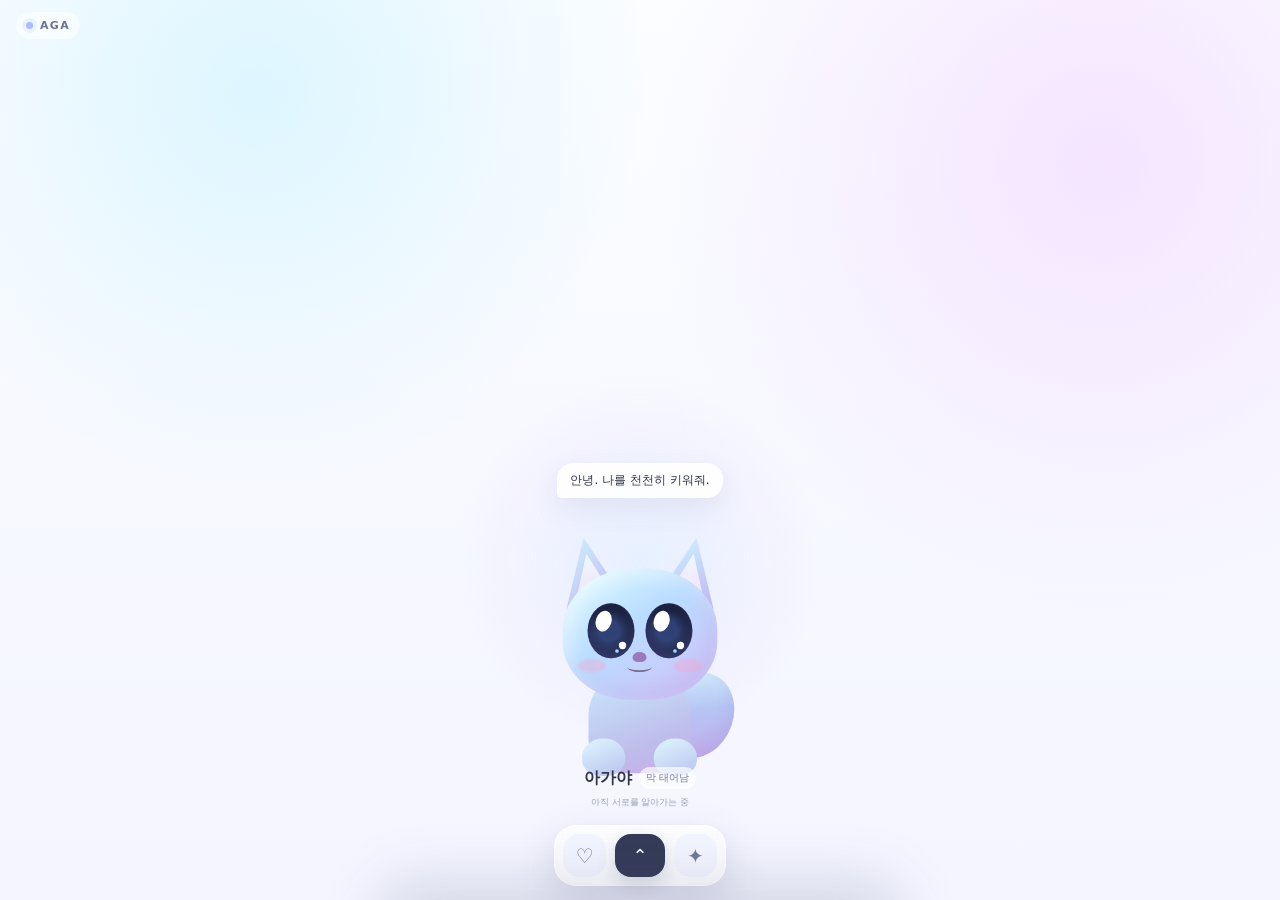
<file: index.html>
<!doctype html>
<html lang="ko">
<head>
  <meta charset="utf-8">
  <meta name="viewport" content="width=device-width,initial-scale=1,viewport-fit=cover">
  <meta name="theme-color" content="#eef4ff">
  <meta name="description" content="AGA — 함께 성장하는 AI-PET PWA Companion">
  <link rel="manifest" href="./manifest.webmanifest">
  <link rel="icon" href="./icons/aga-icon.svg" type="image/svg+xml">
  <link rel="stylesheet" href="./app.css">
  <title>AGA</title>
</head>
<body>
  <main class="app">
    <header class="topbar">
      <div class="brand">
        <span class="brand-dot"></span>
        <strong>AGA</strong>
      </div>
      <button id="installBtn" class="icon-btn install" hidden>설치</button>
    </header>

    <section class="world" aria-label="AI-PET 공간">
      <div class="pet-stage">
        <div id="speech" class="speech" aria-live="polite">안녕. 나를 천천히 키워줘.</div>

        <div id="pet" class="pet" role="img" aria-label="파스텔 고양이형 AI-PET">
          <div class="ear ear-left"><span></span></div>
          <div class="ear ear-right"><span></span></div>
          <div class="head">
            <div class="eye eye-left"><i></i></div>
            <div class="eye eye-right"><i></i></div>
            <div class="cheek cheek-left"></div>
            <div class="cheek cheek-right"></div>
            <div class="nose"></div>
            <div class="mouth"></div>
          </div>
          <div class="body">
            <div class="paw paw-left"></div>
            <div class="paw paw-right"></div>
          </div>
          <div class="tail"></div>
        </div>

        <button id="identityBtn" class="identity" aria-label="상태 보기">
          <strong id="petName">아가야</strong>
          <span id="growthLabel">막 태어남</span>
        </button>

        <div id="touchFeedback" class="touch-feedback">아직 서로를 알아가는 중</div>
      </div>
    </section>

    <div class="companion-dock" aria-label="빠른 돌봄">
      <button id="quickCareBtn" class="dock-btn" aria-label="쓰다듬기">♡</button>
      <button id="openSheetBtn" class="dock-main" aria-label="메뉴 열기">⌃</button>
      <button id="quickPlayBtn" class="dock-btn" aria-label="놀아주기">✦</button>
    </div>

    <div id="sheetBackdrop" class="sheet-backdrop"></div>

    <section id="bottomSheet" class="bottom-sheet" aria-label="AGA 기능 패널">
      <div class="sheet-head">
        <div>
          <span class="sheet-kicker">AGA</span>
          <strong id="sheetTitle">돌보기</strong>
        </div>
        <button id="closeSheetBtn" class="icon-btn" aria-label="패널 닫기">⌄</button>
      </div>

      <nav class="tabs" aria-label="기능">
        <button data-tab="care" class="active">돌보기</button>
        <button data-tab="teach">가르치기</button>
        <button data-tab="memory">기억</button>
        <button data-tab="transfer">데이터</button>
      </nav>

      <div class="sheet-scroll">
        <section id="care" class="panel active">
          <div class="meters">
            <label>기분 <progress id="moodMeter" max="100" value="65"></progress></label>
            <label>안정 <progress id="securityMeter" max="100" value="70"></progress></label>
            <label>호기심 <progress id="curiosityMeter" max="100" value="55"></progress></label>
            <label>친밀도 <progress id="attachmentMeter" max="100" value="20"></progress></label>
          </div>

          <div class="grid2">
            <button id="petBtn" class="primary">쓰다듬기</button>
            <button id="playBtn">놀아주기</button>
          </div>

          <label class="field">
            <span>이름</span>
            <div class="row">
              <input id="nameInput" maxlength="12" placeholder="이름을 지어주세요">
              <button id="nameBtn">기억해</button>
            </div>
          </label>

          <div class="today" id="todaySummary"></div>
          <div class="sensory-card">
            <span>감각 기억</span>
            <strong id="favoriteTouch">아직 없음</strong>
            <small id="touchCount">터치 0회</small>
          </div>
        </section>

        <section id="teach" class="panel">
          <label class="field no-top">
            <span>가르쳐 줄 말</span>
            <textarea id="teachInput" rows="3" placeholder="예: 사과는 과일이야"></textarea>
          </label>
          <button id="teachBtn" class="primary wide">가르치기</button>
          <div id="learnedPreview" class="list"></div>
        </section>

        <section id="memory" class="panel">
          <div class="stats" id="stats"></div>
          <div id="memoryList" class="list"></div>
        </section>

        <section id="transfer" class="panel">
          <h2>내 PET 데이터</h2>
          <p>평소 데이터는 이 기기의 브라우저 내부 IndexedDB에 저장됩니다. GitHub에는 PET 데이터가 올라가지 않습니다.</p>

          <div class="data-card">
            <div><span>저장소</span><strong>IndexedDB · aga-pet-db</strong></div>
            <div><span>사이트</span><strong id="storageOrigin">-</strong></div>
            <div><span>저장 보호</span><strong id="persistStatus">확인 중</strong></div>
            <div><span>사용량</span><strong id="storageUsage">확인 중</strong></div>
            <div><span>PET 데이터</span><strong id="petDataSize">-</strong></div>
            <div><span>마지막 저장</span><strong id="lastSavedAt">-</strong></div>
          </div>

          <button id="persistBtn" class="primary wide">이 기기에 저장 보호 요청</button>
          <p class="small">지원되는 브라우저에서는 저장 공간 자동 정리 위험을 줄이도록 영구 저장을 요청합니다.</p>

          <h2 class="section-title">백업 · 복원</h2>
          <div class="grid2">
            <button id="backupBtn" class="primary">JSON 백업</button>
            <button id="importBtn">JSON 복원</button>
          </div>
          <button id="restoreSnapshotBtn" class="wide subtle">직전 상태로 되돌리기</button>
          <div id="snapshotState" class="status-note">로컬 복구 지점 확인 중</div>

          <h2 class="section-title">PET Portable State</h2>
          <button id="exportBtn" class="wide">이동용 PET 상태 내보내기</button>
          <input id="importFile" type="file" accept=".json,application/json" hidden>
        </section>
      </div>

      <footer>
        <span id="saveState">로컬 저장 준비</span>
        <span>AGA v0.4</span>
      </footer>
    </section>
  </main>

  <script src="./app.js" type="module"></script>
</body>
</html>
</file>
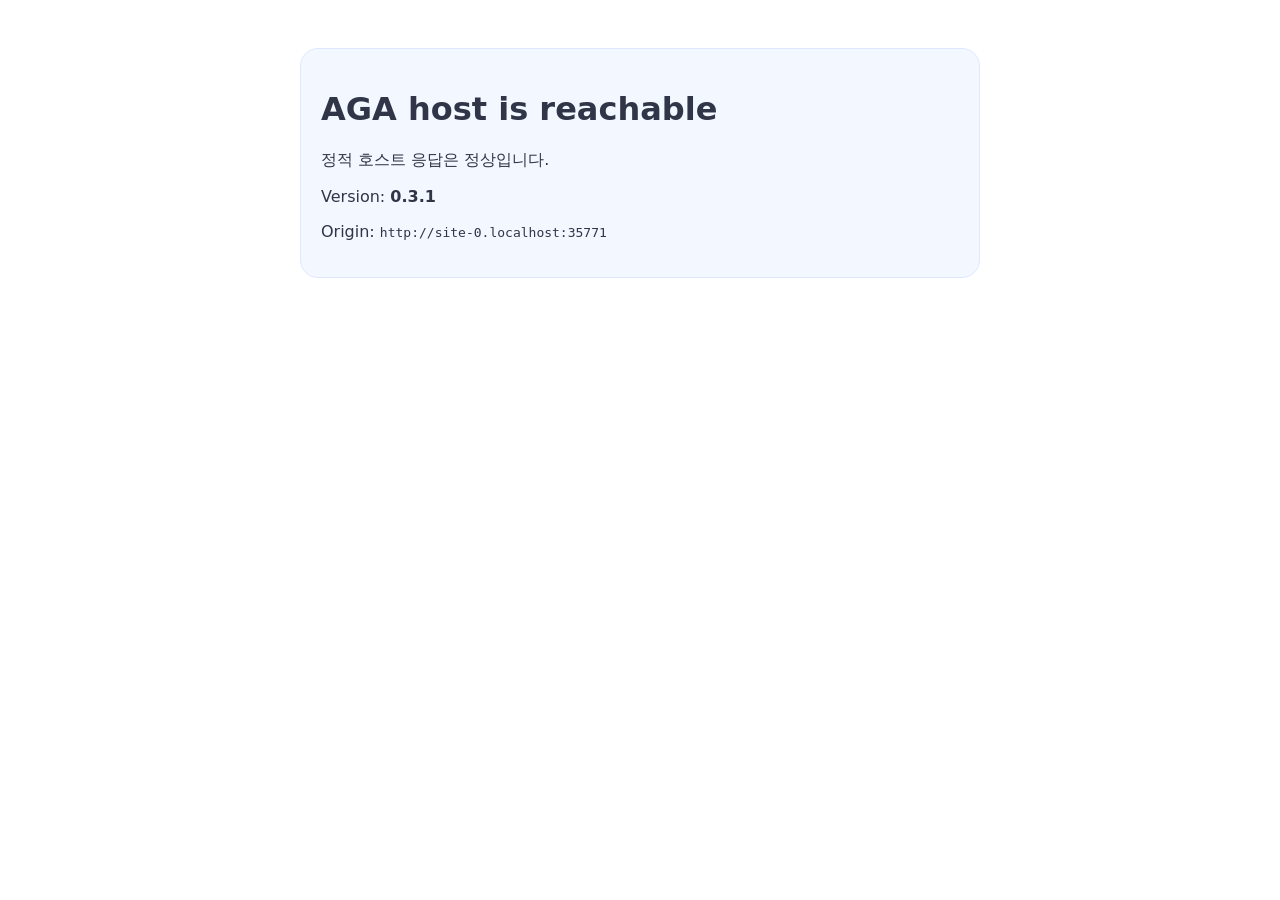
<file: health.html>
<!doctype html>
<html lang="ko">
<head>
  <meta charset="utf-8">
  <meta name="viewport" content="width=device-width,initial-scale=1">
  <title>AGA Health</title>
  <style>
    body{font-family:system-ui,sans-serif;max-width:680px;margin:48px auto;padding:0 18px;color:#303547}
    .ok{padding:20px;border-radius:18px;background:#f3f7ff;border:1px solid #dfe8ff}
    code{word-break:break-all}
  </style>
</head>
<body>
  <div class="ok">
    <h1>AGA host is reachable</h1>
    <p>정적 호스트 응답은 정상입니다.</p>
    <p>Version: <strong>0.3.1</strong></p>
    <p>Origin: <code id="origin"></code></p>
  </div>
  <script>document.getElementById("origin").textContent = location.origin;</script>
</body>
</html>
</file>
<file: app.css>
:root{
  font-family:Inter,ui-rounded,"Pretendard","Noto Sans KR",system-ui,sans-serif;
  color:#303547;
  background:#f7f9ff;
  --ink:#303547;
  --muted:#8b91a8;
  --card:rgba(255,255,255,.94);
  --line:rgba(92,102,145,.13);
  --shadow:0 18px 60px rgba(83,90,135,.16);
}
*{box-sizing:border-box}
html,body{margin:0;min-height:100%;overscroll-behavior:none}
body{
  min-height:100dvh;
  overflow:hidden;
  background:
    radial-gradient(circle at 20% 10%,rgba(218,245,255,.9) 0,transparent 30%),
    radial-gradient(circle at 86% 18%,rgba(244,225,255,.86) 0,transparent 34%),
    linear-gradient(180deg,#fbfdff 0%,#f4f5ff 100%);
}
button,input,textarea{font:inherit}
button{border:0;cursor:pointer;color:inherit}
.app{min-height:100dvh;position:relative}
.topbar{
  position:fixed;z-index:20;top:0;left:0;right:0;
  display:flex;align-items:center;justify-content:space-between;
  padding:calc(12px + env(safe-area-inset-top)) 16px 8px;
  pointer-events:none;
}
.brand{
  display:flex;align-items:center;gap:7px;padding:7px 10px;border-radius:999px;
  background:rgba(255,255,255,.58);backdrop-filter:blur(12px);
  color:#6d748f;font-size:11px;letter-spacing:.12em;
}
.brand-dot{width:7px;height:7px;border-radius:50%;background:#a8bcff;box-shadow:0 0 0 4px rgba(168,188,255,.16)}
.topbar button{pointer-events:auto}
.icon-btn{
  min-width:38px;height:38px;padding:0 11px;border-radius:13px;
  background:rgba(255,255,255,.76);backdrop-filter:blur(12px);
  box-shadow:0 8px 24px rgba(74,83,124,.10);font-size:12px
}
.world{height:100dvh;min-height:520px;padding:58px 14px calc(92px + env(safe-area-inset-bottom))}
.pet-stage{
  height:100%;display:flex;flex-direction:column;align-items:center;justify-content:flex-end;
  text-align:center;position:relative;
}
.pet-stage:before{
  content:"";position:absolute;bottom:70px;left:50%;transform:translateX(-50%);
  width:min(78vw,360px);height:min(78vw,360px);border-radius:50%;
  background:radial-gradient(circle,rgba(191,220,255,.28),rgba(224,207,255,.12) 52%,transparent 72%);
  filter:blur(3px);pointer-events:none
}
.speech{
  position:relative;z-index:4;max-width:min(82vw,340px);margin-bottom:4px;padding:9px 13px;
  border-radius:16px 16px 16px 5px;background:rgba(255,255,255,.88);
  box-shadow:0 10px 28px rgba(84,91,130,.10);backdrop-filter:blur(10px);
  font-size:12px;line-height:1.4;transition:opacity .2s ease
}
.pet{
  position:relative;width:230px;height:260px;margin:4px auto 0;
  touch-action:none;user-select:none;transform-origin:center bottom;transition:transform .18s ease;z-index:3
}
.pet.pressed{transform:scale(.97)}
.head{
  position:absolute;width:168px;height:143px;left:31px;top:45px;border-radius:47% 47% 44% 44%;
  background:linear-gradient(145deg,#dffcff 2%,#b9dcff 45%,#d7bff8 100%);
  box-shadow:inset -10px -13px 20px rgba(127,102,190,.10),inset 8px 8px 20px rgba(255,255,255,.45);z-index:3
}
.ear{position:absolute;width:64px;height:74px;top:11px;z-index:2;background:linear-gradient(145deg,#cff6ff,#c2bdf4 85%);clip-path:polygon(50% 0,100% 100%,0 100%)}
.ear span{position:absolute;inset:18px 13px 10px;background:linear-gradient(160deg,#e9fdff,#f5dff7);clip-path:inherit}
.ear-left{left:28px;transform:rotate(-10deg)}.ear-right{right:28px;transform:rotate(10deg)}
.eye{position:absolute;width:51px;height:60px;top:38px;border-radius:50%;background:radial-gradient(circle at 46% 50%,#304275 0 26%,#19213d 57%,#12182d 100%);box-shadow:inset 0 -7px 15px rgba(117,114,220,.35)}
.eye:before{content:"";position:absolute;width:17px;height:23px;background:white;border-radius:50%;top:8px;left:9px;transform:rotate(18deg)}
.eye i{position:absolute;width:8px;height:8px;background:#fff;border-radius:50%;right:9px;bottom:10px;box-shadow:-6px 6px 0 -2px #9cdcff}
.eye-left{left:27px}.eye-right{right:27px}
.cheek{position:absolute;width:31px;height:14px;background:rgba(255,159,199,.34);border-radius:50%;top:99px;filter:blur(1px)}
.cheek-left{left:16px}.cheek-right{right:16px}
.nose{position:absolute;width:15px;height:11px;left:76px;top:91px;border-radius:60% 60% 48% 48%;background:#9a79bd}
.mouth{position:absolute;width:27px;height:12px;left:70px;top:101px;border-bottom:2px solid #746d8e;border-radius:0 0 50% 50%}
.body{position:absolute;width:111px;height:112px;left:59px;top:156px;border-radius:44% 44% 33% 33%;background:linear-gradient(160deg,#c9ebff,#bebcea 70%,#c9a9e8);z-index:2}
.paw{position:absolute;width:47px;height:41px;bottom:-3px;border-radius:50% 50% 45% 45%;background:linear-gradient(155deg,#dff7ff,#b8c2ef)}
.paw-left{left:-7px}.paw-right{right:-7px}
.tail{position:absolute;width:79px;height:96px;right:14px;bottom:7px;border-radius:55% 55% 60% 45%;background:linear-gradient(155deg,#d7f4ff,#b6c5f4 45%,#c9a8e9);transform:rotate(19deg);box-shadow:inset -8px -10px 15px rgba(111,90,180,.09)}
.identity{
  z-index:4;display:inline-flex;align-items:center;gap:7px;padding:5px 9px;border-radius:999px;
  background:transparent
}
.identity strong{font-size:16px}.identity span{font-size:10px;background:rgba(255,255,255,.68);padding:4px 7px;border-radius:999px;color:#777d96}
.touch-feedback{z-index:4;margin-top:2px;font-size:9px;color:#9aa0b5;min-height:16px}
.companion-dock{
  position:fixed;z-index:25;left:50%;bottom:calc(14px + env(safe-area-inset-bottom));
  transform:translateX(-50%);display:flex;align-items:center;gap:9px;
  padding:8px;border:1px solid rgba(255,255,255,.8);border-radius:22px;
  background:rgba(255,255,255,.72);box-shadow:0 14px 38px rgba(75,84,125,.18);backdrop-filter:blur(18px);
  transition:.22s ease
}
.dock-btn,.dock-main{display:grid;place-items:center;border-radius:16px}
.dock-btn{width:43px;height:43px;background:#f3f5ff;font-size:20px;color:#6f789d}
.dock-main{width:50px;height:43px;background:#343b58;color:white;font-size:18px;box-shadow:0 7px 18px rgba(52,59,88,.18)}
.sheet-backdrop{
  position:fixed;z-index:30;inset:0;background:rgba(33,38,58,.10);backdrop-filter:blur(1px);
  opacity:0;pointer-events:none;transition:opacity .22s ease
}
.bottom-sheet{
  position:fixed;z-index:40;left:50%;bottom:0;width:min(100%,520px);height:min(70dvh,650px);
  transform:translate(-50%,calc(100% + 12px));transition:transform .28s cubic-bezier(.2,.8,.2,1);
  border:1px solid var(--line);border-bottom:0;border-radius:28px 28px 0 0;
  background:rgba(255,255,255,.96);box-shadow:0 -18px 60px rgba(70,78,116,.18);backdrop-filter:blur(20px);
  display:flex;flex-direction:column;overflow:hidden
}
.sheet-open .bottom-sheet{transform:translate(-50%,0)}
.sheet-open .sheet-backdrop{opacity:1;pointer-events:auto}
.sheet-open .companion-dock{opacity:0;pointer-events:none;transform:translate(-50%,16px)}
.sheet-head{display:flex;justify-content:space-between;align-items:center;padding:14px 16px 8px}
.sheet-head>div{display:flex;align-items:baseline;gap:8px}
.sheet-kicker{font-size:9px;letter-spacing:.14em;color:#9aa0b3}
.sheet-head strong{font-size:16px}
.tabs{display:grid;grid-template-columns:repeat(4,1fr);gap:5px;padding:0 12px 10px}
.tabs button{padding:9px 3px;border-radius:12px;background:#f5f6fb;color:#7a8097;font-size:11px}
.tabs button.active{background:#343b58;color:#fff}
.sheet-scroll{overflow:auto;padding:0 12px 16px;overscroll-behavior:contain}
.panel{display:none;padding:10px 4px 4px}.panel.active{display:block}
.meters{display:grid;grid-template-columns:1fr 1fr;gap:8px 12px;margin-bottom:14px}
.meters label{font-size:10px;color:#74798f}
progress{display:block;width:100%;height:7px;margin-top:4px;accent-color:#9caeff}
.grid2{display:grid;grid-template-columns:1fr 1fr;gap:8px}
.panel button{padding:11px 12px;border-radius:13px;background:#edf0fa;color:#444b66}
.panel .primary{background:linear-gradient(135deg,#a9c8ff,#c8b4f1);color:#26314f;font-weight:700}
.wide{width:100%}
.field{display:block;margin-top:14px}.field.no-top{margin-top:0}
.field>span{display:block;font-size:11px;color:#777c91;margin:0 0 6px 3px}
.row{display:flex;gap:7px}.row input{flex:1}
input,textarea{width:100%;border:1px solid #e3e6f2;border-radius:13px;background:#fbfcff;padding:11px 12px;color:#353a50;outline:none;resize:vertical}
.today,.list,.stats{margin-top:12px}
.today,.stats{font-size:11px;color:#656a7d;background:#f7f8fd;padding:9px 10px;border-radius:13px}
.list{display:grid;gap:7px}
.memory-item{padding:9px 10px;border-radius:12px;background:#f7f8fd;font-size:11px}
.sensory-card{display:grid;grid-template-columns:auto 1fr auto;align-items:center;gap:8px;margin-top:9px;padding:10px 11px;border-radius:14px;background:#f8f9fd;border:1px solid #eceef6}
.sensory-card span{font-size:10px;color:#8a8fa1}.sensory-card strong{font-size:11px;color:#535a73;text-align:center}.sensory-card small{font-size:9px;color:#989caf;text-align:right}
.panel h2{font-size:14px;margin:0 0 6px}.panel p{font-size:11px;line-height:1.55;color:#71768a}.small{font-size:9px!important;color:#9296a9!important}
.data-card{display:grid;gap:7px;margin:12px 0;padding:12px;border:1px solid #e9ebf5;border-radius:16px;background:#f8f9fe}
.data-card>div{display:grid;grid-template-columns:92px 1fr;gap:8px}.data-card span{font-size:10px;color:#8a8fa4}.data-card strong{font-size:10px;color:#50566d;overflow-wrap:anywhere;text-align:right}
.section-title{margin-top:20px!important}.panel .subtle{margin-top:8px;background:#f7f8fc;color:#72778d;border:1px solid #e8eaf3}.panel button:disabled{opacity:.45}
.status-note{margin-top:7px;padding:8px 10px;border-radius:11px;background:#fafbfe;color:#8b8fa0;font-size:10px;line-height:1.45}
footer{display:flex;justify-content:space-between;padding:8px 16px calc(10px + env(safe-area-inset-bottom));font-size:9px;color:#9a9eb0;border-top:1px solid #f0f1f6}
.pet.react-purr{animation:petPurr .68s ease-in-out}.pet.react-purr .eye{animation:happyEyes .68s ease-in-out}.pet.react-purr .tail{animation:tailSoft .7s ease-in-out}
.pet.react-bounce{animation:petBounce .48s ease-out}.pet.react-bounce .tail{animation:tailWag .48s ease-in-out}
.pet.react-startle{animation:petStartle .48s ease-out}.pet.react-startle .tail{animation:tailStartle .5s ease-out}
.pet.react-nuzzle{animation:petNuzzle .8s ease-in-out}.pet.react-nuzzle .eye{animation:happyEyes .8s ease-in-out}
@keyframes petPurr{0%,100%{transform:translateY(0) scale(1)}30%{transform:translateY(2px) scale(1.018)}60%{transform:translateY(0) scale(.995)}}
@keyframes petBounce{0%,100%{transform:translateY(0)}38%{transform:translateY(-12px) scale(1.02)}68%{transform:translateY(2px) scale(.99)}}
@keyframes petStartle{0%,100%{transform:translate(0,0) rotate(0)}25%{transform:translate(-5px,-5px) rotate(-2deg)}55%{transform:translate(5px,-2px) rotate(2deg)}}
@keyframes petNuzzle{0%,100%{transform:rotate(0) translateX(0)}35%{transform:rotate(-3deg) translateX(-4px)}70%{transform:rotate(2deg) translateX(3px)}}
@keyframes happyEyes{0%,100%{transform:scaleY(1)}45%,70%{transform:scaleY(.72)}}
@keyframes tailWag{0%,100%{transform:rotate(19deg)}45%{transform:rotate(35deg)}70%{transform:rotate(7deg)}}
@keyframes tailSoft{0%,100%{transform:rotate(19deg)}50%{transform:rotate(26deg)}}
@keyframes tailStartle{0%,100%{transform:rotate(19deg)}35%{transform:rotate(49deg) translateY(-5px)}}
@media (min-width:700px){
  .world{padding-bottom:88px}
  .pet-stage{justify-content:flex-end}
  .bottom-sheet{bottom:12px;border-bottom:1px solid var(--line);border-radius:28px;height:min(68dvh,620px)}
  .pet{transform:scale(.92);margin-bottom:-4px}
}
@media (max-height:620px){
  .pet{transform:scale(.8);margin-bottom:-28px}
  .speech{margin-bottom:-8px}
}
@media (prefers-reduced-motion:reduce){
  .pet,.pet *,.bottom-sheet,.companion-dock,.sheet-backdrop{animation:none!important;transition:none!important}
}
</file>
